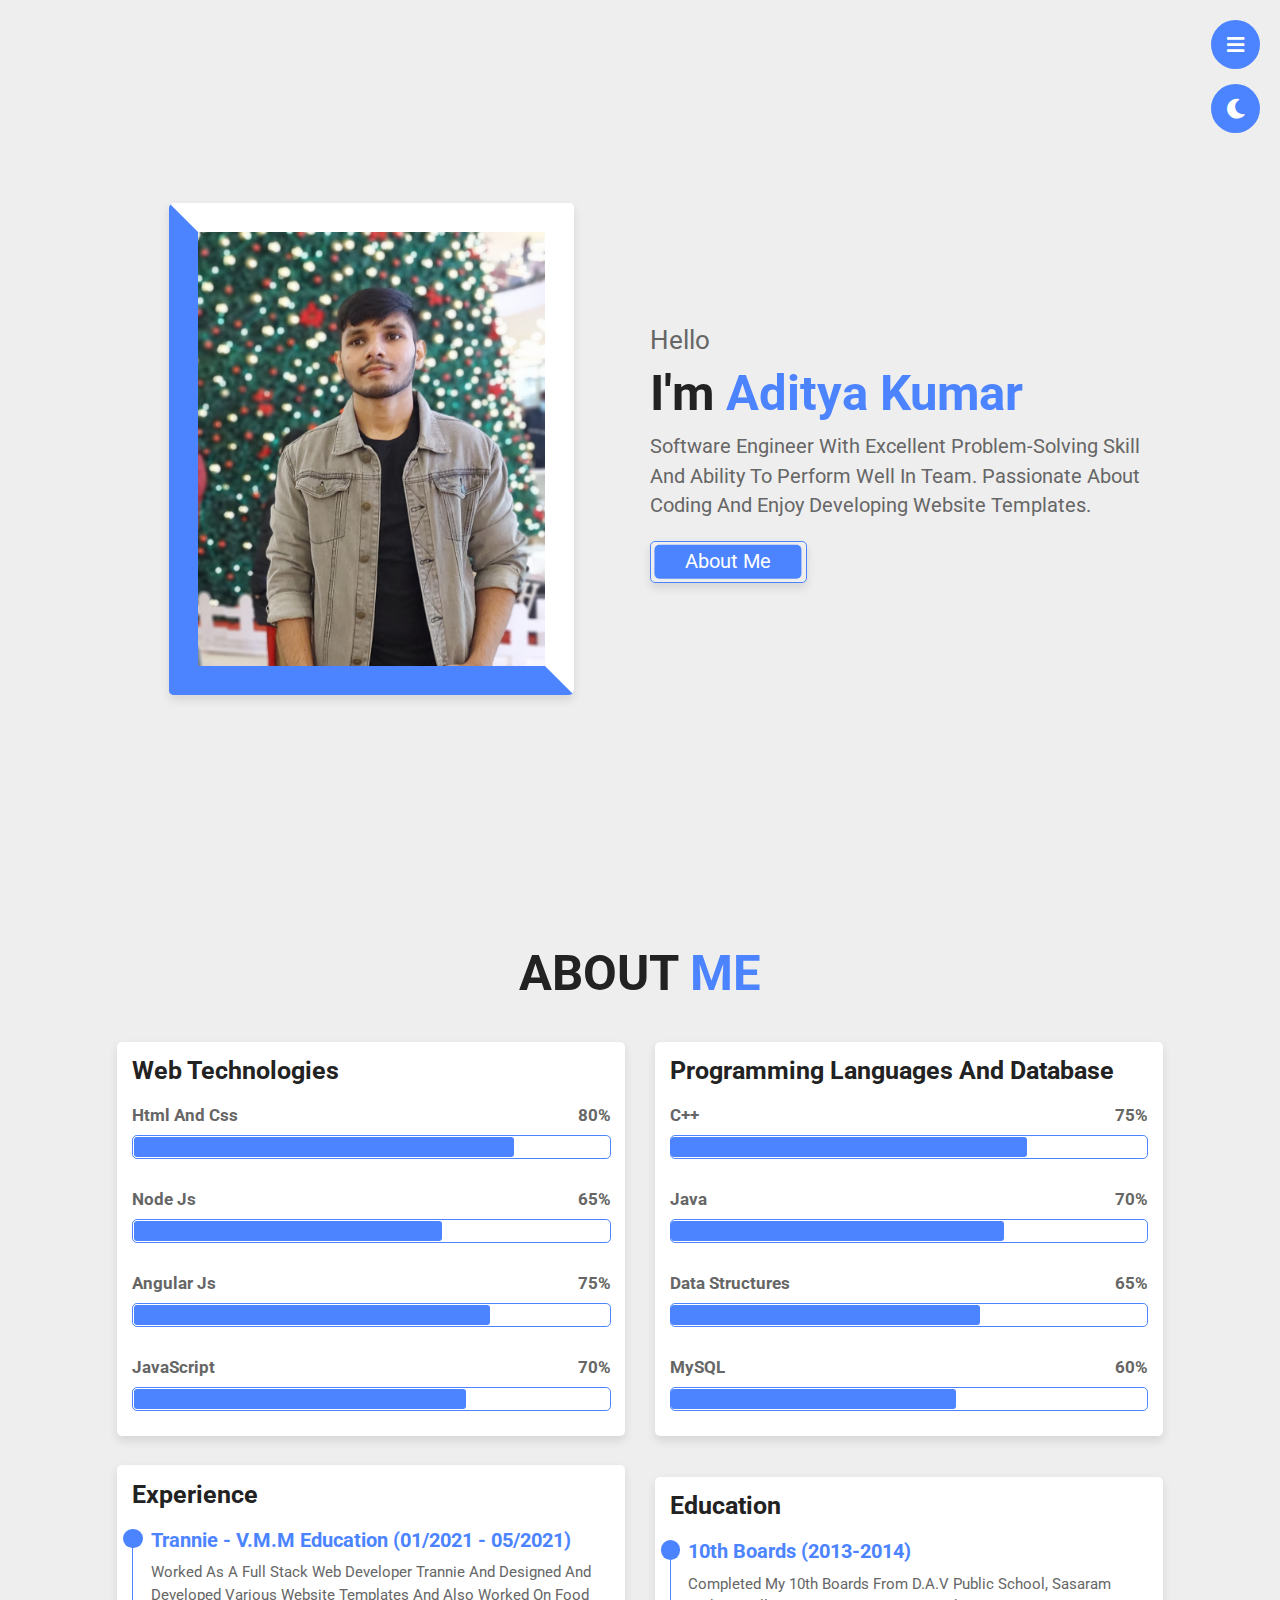
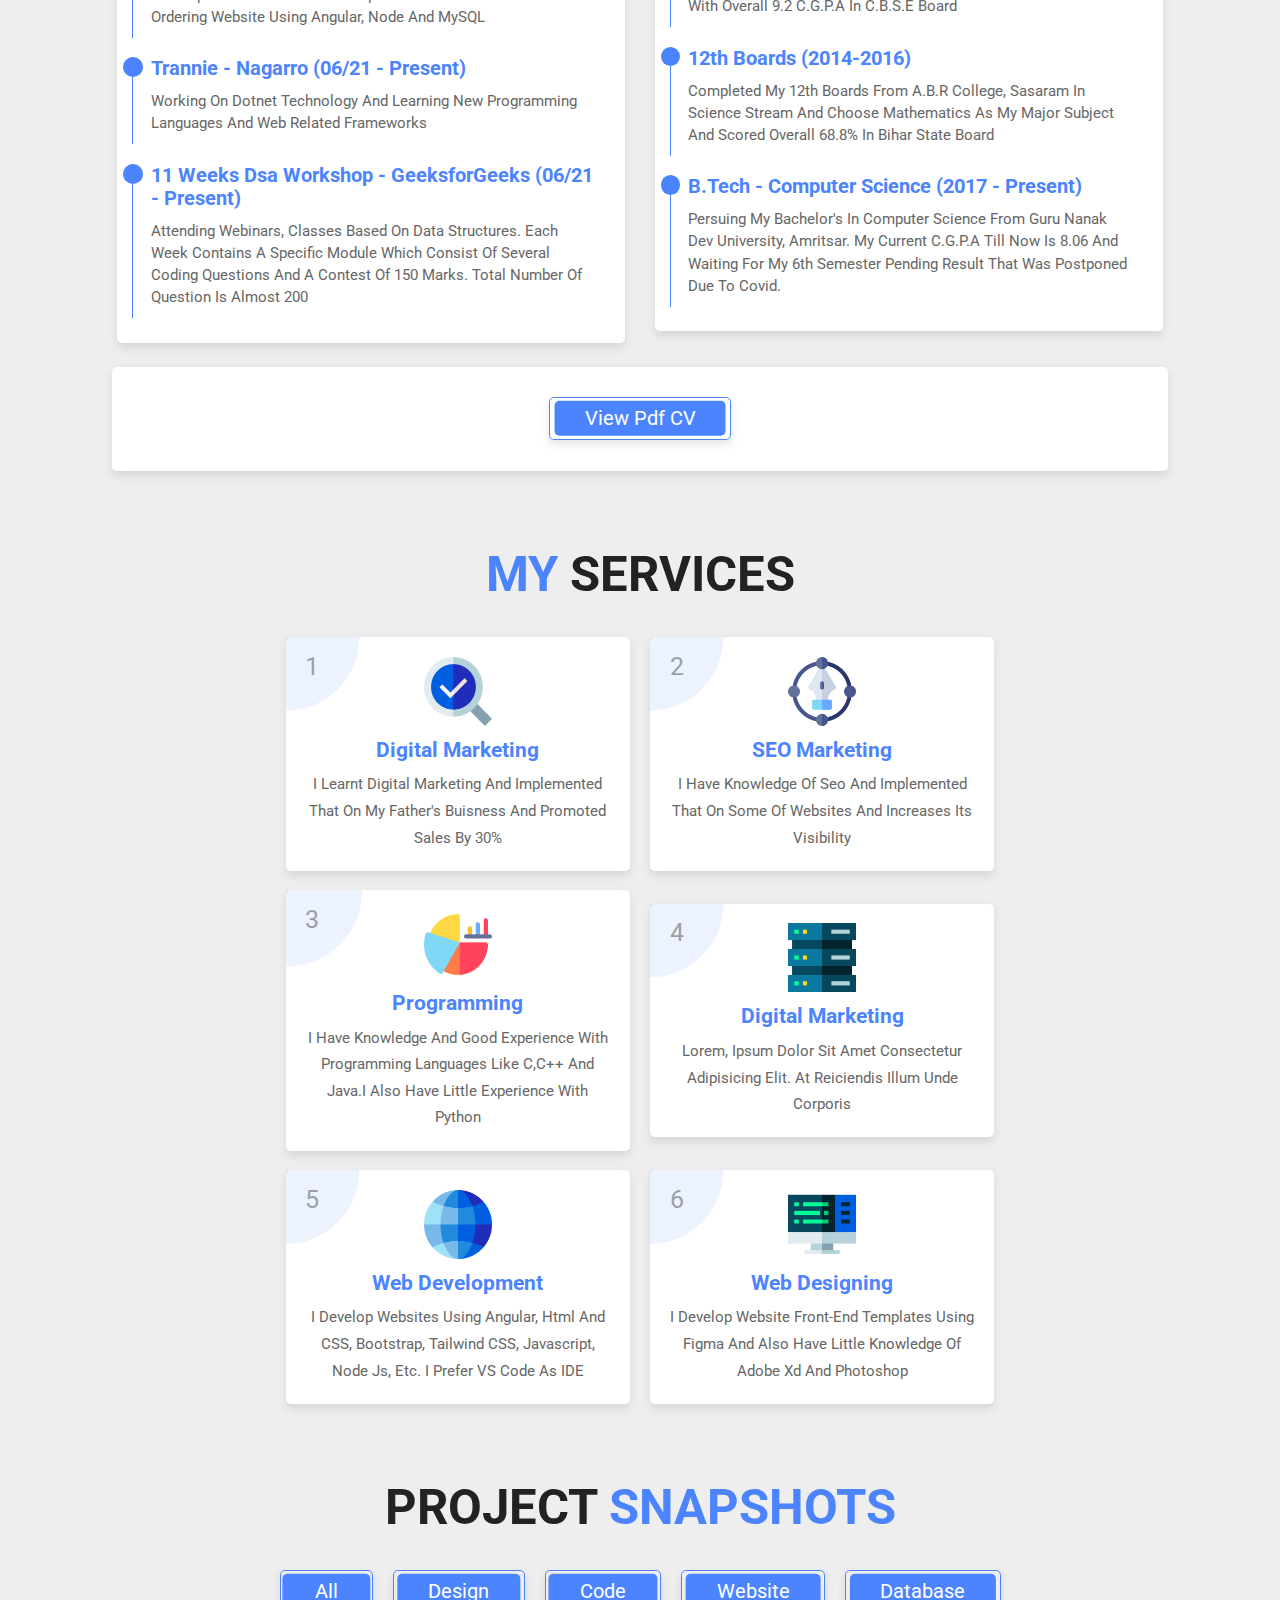
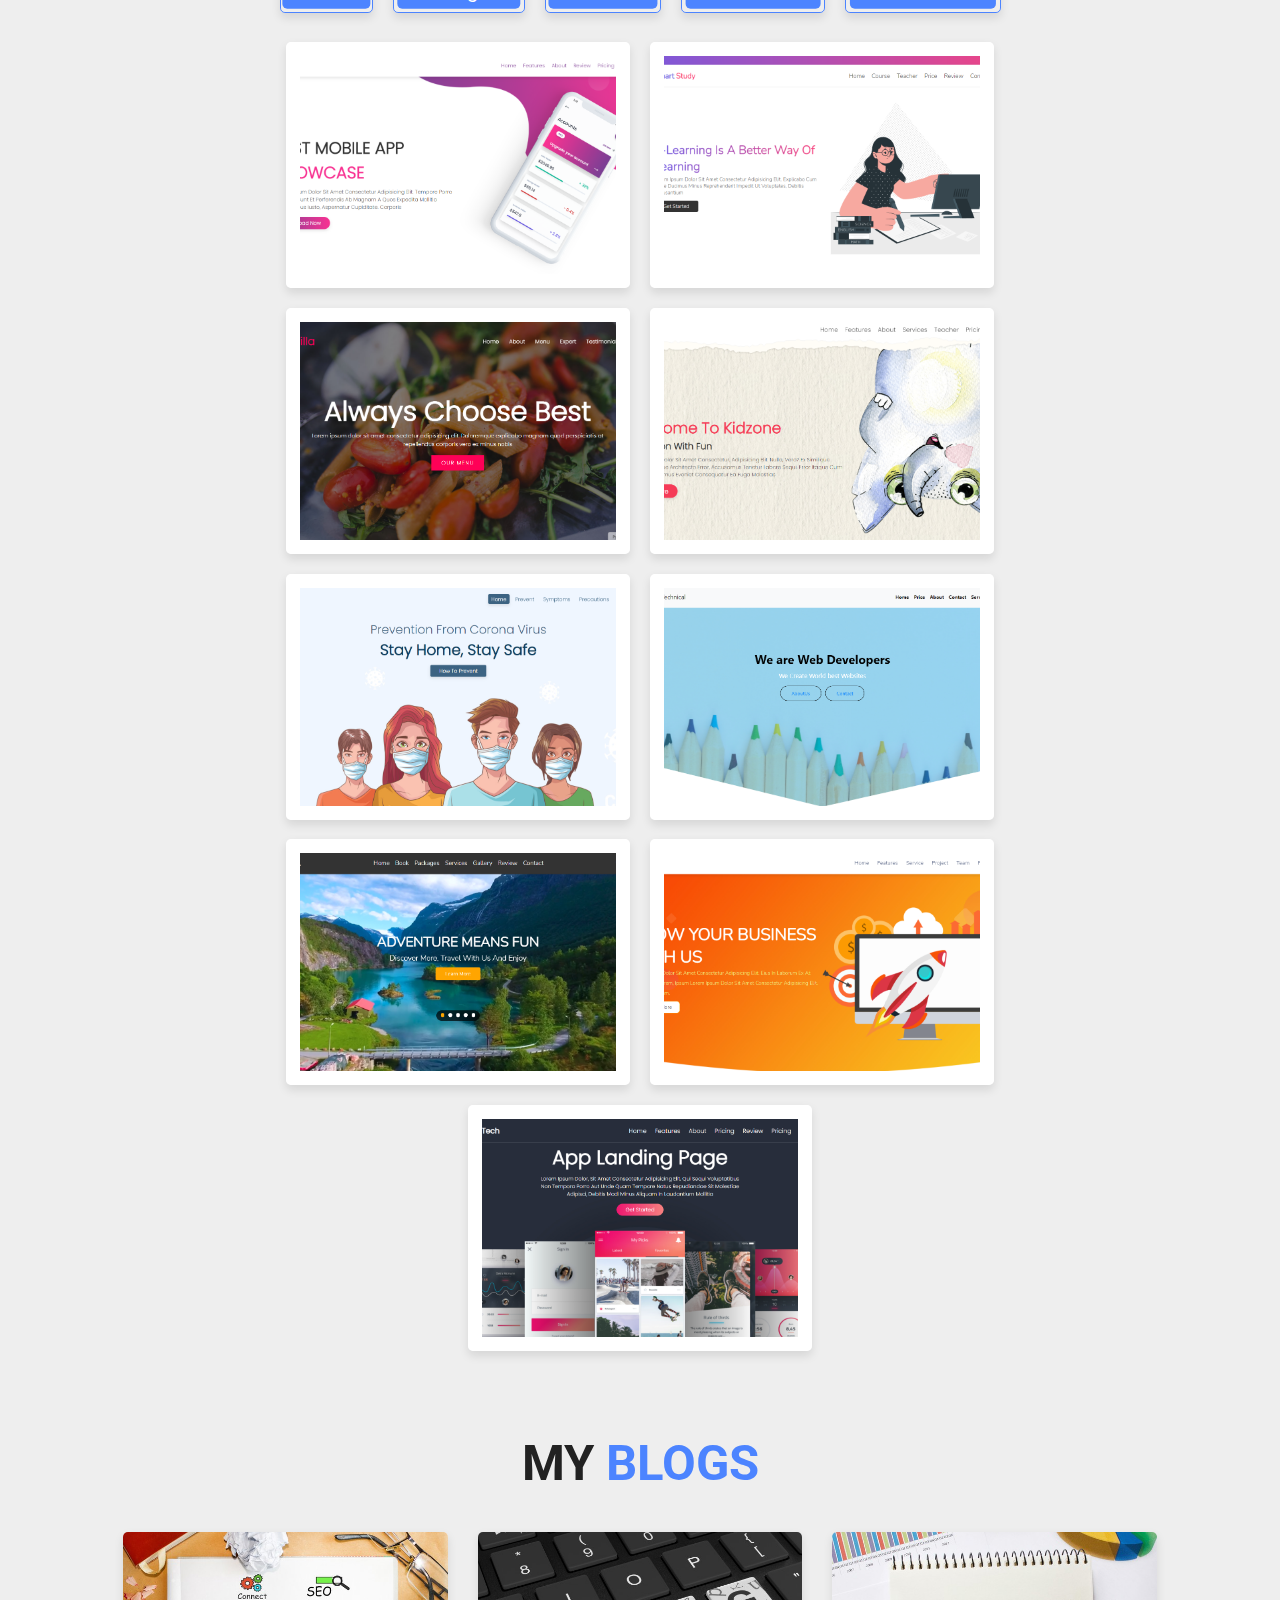
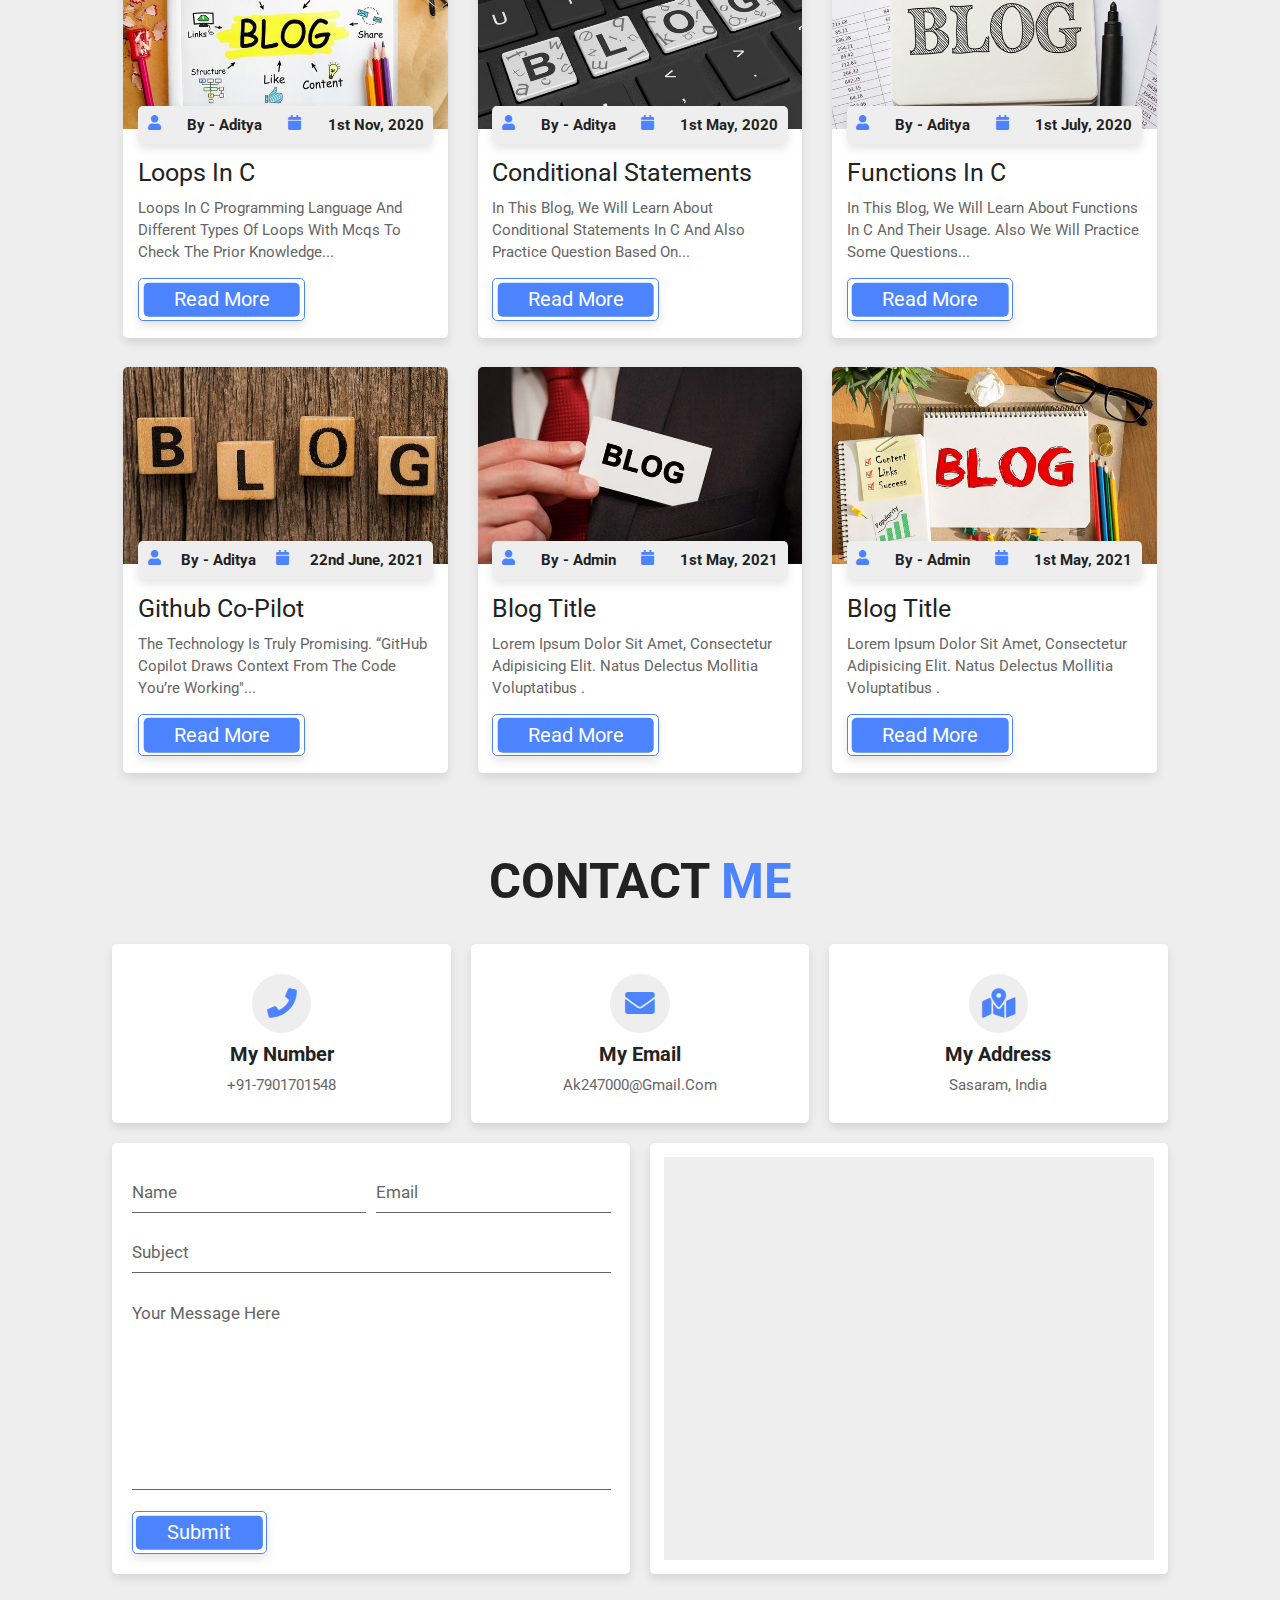
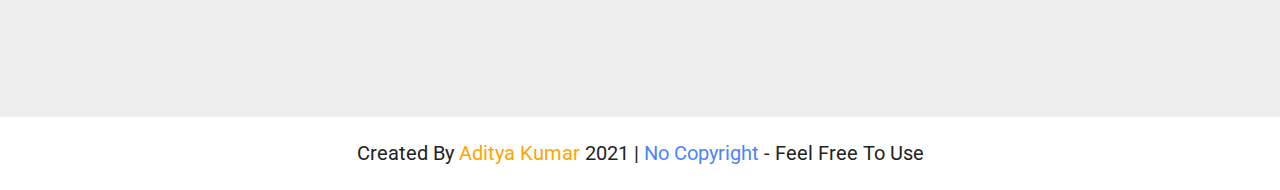
<file: index.html>
<!DOCTYPE html>
<html lang="en">

<head>
    <meta charset="UTF-8">
    <meta http-equiv="X-UA-Compatible" content="IE=edge">
    <meta name="viewport" content="width=device-width, initial-scale=1.0">
    <title>Aditya's Portfolio</title>
    <link rel="stylesheet" href="https://cdnjs.cloudflare.com/ajax/libs/font-awesome/5.15.3/css/all.min.css" />
    <link rel="stylesheet" href="style.css">
</head>

<body>
    
    <div id="preloader"></div>

    <header>

        <div id="menu" class="fas fa-bars"></div>

        <nav class="navbar">
            <a href="#home">home</a>
            <a href="#about">about</a>
            <a href="#services">services</a>
            <a href="#portfolio">portfolio</a>
            <a href="#blog">blog</a>
            <a href="#contact">contact</a>
        </nav>

        <div id="theme-toggler" class="fas fa-moon"></div>

    </header>

    <section class="home" id="home">

        <div class="image">
            <img src="images/mypic.jpg" alt="">
        </div>

        <div class="content">
            <span class="hello">hello</span>
            <h3>I'm <span class="colorchange">Aditya Kumar</span></h3>
            <p>Software Engineer with excellent problem-solving skill and ability to perform well in team. Passionate about coding and enjoy developing website templates.</p>
            <a href="#about" class="btn">About me</a>
        </div>

    </section>

    <section class="about" id="about">

        <h1 class="heading">about <span>me</span></h1>

        <div class="row">

            <div class="box">
                <h3 class="title">web technologies</h3>

                <div class="progress">
                    <h3>html and css <span>80%</span></h3>
                    <div class="bar"><span></span></div>
                </div>

                <div class="progress">
                    <h3>Node js <span>65%</span></h3>
                    <div class="bar"><span></span></div>
                </div>

                <div class="progress">
                    <h3>Angular Js <span>75%</span></h3>
                    <div class="bar"><span></span></div>
                </div>

                <div class="progress">
                    <h3>JavaScript <span>70%</span></h3>
                    <div class="bar"><span></span></div>
                </div>
            </div>


            <div class="box">
                <h3 class="title">Programming Languages and database</h3>

                <div class="progress">
                    <h3>C++ <span>75%</span></h3>
                    <div class="bar"><span></span></div>
                </div>

                <div class="progress">
                    <h3>Java <span>70%</span></h3>
                    <div class="bar"><span></span></div>
                </div>

                <div class="progress">
                    <h3>Data Structures <span>65%</span></h3>
                    <div class="bar"><span></span></div>
                </div>

                <div class="progress">
                    <h3>MySQL <span>60%</span></h3>
                    <div class="bar"><span></span></div>
                </div>
            </div>

            <div class="box">
                <h3 class="title">Experience</h3>
                <div class="exp-box">
                    <h3>Trannie - V.m.m Education (01/2021 - 05/2021)</h3>
                    <p>Worked as a full stack web developer trannie and designed and developed various website templates and also worked on food ordering website using angular, node and MySQL</p>
                </div>

                <div class="exp-box">
                    <h3>Trannie - Nagarro (06/21 - Present)</h3>
                    <p>Working on dotnet technology and learning new programming languages and web related frameworks</p>
                </div>

                <div class="exp-box">
                    <h3>11 weeks dsa workshop - GeeksforGeeks (06/21 - Present)</h3>
                    <p>Attending webinars, classes based on data structures. Each week contains a specific module which consist of several coding questions and a contest of 150 marks. Total number of question is almost 200</p>
                </div>
            </div>

            <div class="box">
                <h3 class="title">Education</h3>
                <div class="exp-box">
                    <h3>10th boards (2013-2014)</h3>
                    <p>completed my 10th boards from D.A.V public school, sasaram with overall 9.2 C.g.p.a in C.b.s.e board</p>
                </div>

                <div class="exp-box">
                    <h3>12th boards (2014-2016)</h3>
                    <p>completed my 12th boards from A.b.r college, sasaram in science stream and choose mathematics as my major subject and scored overall 68.8% in bihar state board</p>
                </div>

                <div class="exp-box">
                    <h3>B.Tech - computer science (2017 - Present)</h3>
                    <p>Persuing my bachelor's in computer science from Guru Nanak dev university, Amritsar. My current c.g.p.a till now is 8.06 and waiting for my 6th semester pending result that was postponed due to covid.</p>
                </div>
            </div>

        </div>

        <div class="download">
            <a href="Aditya's Resume (1).pdf" class="btn">View Pdf CV</a>
        </div>
    </section>


    <section class="services" id="services">

        <h1 class="heading"><span>my</span> services</h1>

        <div class="box-container">

            <div class="box">
                <span class="number">1</span>
                <img src="images/s1.png" alt="">
                <h3>digital marketing</h3>
                <p>i learnt digital marketing and implemented that on my father's buisness and promoted sales by 30%</p>
            </div>

            <div class="box">
                <span class="number">2</span>
                <img src="images/s2.png" alt="">
                <h3>SEO marketing</h3>
                <p>i have knowledge of seo and implemented that on some of websites and increases its visibility </p>
            </div>

            <div class="box">
                <span class="number">3</span>
                <img src="images/s3.png" alt="">
                <h3>programming</h3>
                <p>I have knowledge and good experience with programming languages like c,c++ and java.i also have little experience with python</p>
            </div>

            <div class="box">
                <span class="number">4</span>
                <img src="images/s4.png" alt="">
                <h3>digital marketing</h3>
                <p>Lorem, ipsum dolor sit amet consectetur adipisicing elit. At reiciendis illum unde corporis </p>
            </div>

            <div class="box">
                <span class="number">5</span>
                <img src="images/s5.png" alt="">
                <h3>web development</h3>
                <p>I develop websites using angular, Html and CSS, Bootstrap, tailwind CSS, javascript, Node js, etc. i prefer VS code as IDE</p>
            </div>

            <div class="box">
                <span class="number">6</span>
                <img src="images/s6.png" alt="">
                <h3>web designing</h3>
                <p>I develop website front-end templates using figma and also have little knowledge of adobe xd and photoshop </p>
            </div>

        </div>

    </section>


    <section class="portfolio" id="portfolio">

        <h1 class="heading">project <span>snapshots</span></h1>

        <div class="button-container">
            <div class="btn" data-filter="all">all</div>
            <div class="btn" data-filter="design">design</div>
            <div class="btn" data-filter="code">code</div>
            <div class="btn" data-filter="website">website</div>
            <div class="btn" data-filter="brand">database</div>
        </div>

        <div class="image-container">

            <div class="box design" onclick="changedata1();">
                <img src="images/project_1.PNG" alt="">
                <div class="info">
                    <h3>App promotion</h3>
                </div>
            </div>

            <div class="box database" onclick="changedata2();">
                <img src="images/project_2.PNG" alt="">
                <div class="info">
                    <h3>Smart Study</h3>
                </div>
            </div>

            <div class="box design" onclick="changedata3();">
                <img src="images/project_3.PNG" alt="">
                <div class="info">
                    <h3>Aditya Web Services</h3>
                </div>
            </div>

            <div class="box website" onclick="changedata4();">
                <img src="images/project_4.PNG" alt="">
                <div class="info">
                    <h3>Kindergarten</h3>
                </div>
            </div>

            <div class="box brand" onclick="changedata5();">
                <img src="images/project_5.PNG" alt="">
                <div class="info">
                    <h3>Corona awareness</h3>
                </div>
            </div>

            <div class="box code" onclick="changedata6();">
                <img src="images/project_6.PNG" alt="">
                <div class="info">
                    <h3>Web developers</h3>
                </div>
            </div>

            <div class="box code" onclick="changedata7();">
                <img src="images/project_7.PNG" alt="">
                <div class="info">
                    <h3>tour and travels</h3>
                </div>
            </div>

            <div class="box code" onclick="changedata8();">
                <img src="images/project_8.PNG">
                <div class="info">
                    <h3>My Agency</h3>
                </div>
            </div>

            <div class="box website" onclick="changedata9();">
                <img src="images/project_9.PNG" alt="">
                <div class="info">
                    <h3>Adi Tech</h3>
                </div>
            </div>
        </div>
    </section>

    <section class="blog" id="blog">

        <h1 class="heading">my <span>Blogs</span></h1>

        <div class="box-container">

            <div class="box">
                <img src="images/blog1.jpg" alt="">
                <div class="content">
                    <h3 class="info"><i class="fas fa-user"></i>by - Aditya <i class="fas fa-calendar"></i> 1st Nov, 2020
                    </h3>
                    <a href="https://atozcomputerknowledge.blogspot.com/2020/11/mcqs-on-loops-in-c-programming-language.html" class="title">Loops in C</a>
                    <p>Loops in c programming language and different types of loops with mcqs to check the prior knowledge...</p>
                    <a href="https://atozcomputerknowledge.blogspot.com/2020/11/mcqs-on-loops-in-c-programming-language.html" class="btn">read more</a>
                </div>
            </div>

            <div class="box">
                <img src="images/blog2.jpg" alt="">
                <div class="content">
                    <h3 class="info"><i class="fas fa-user"></i>by - Aditya <i class="fas fa-calendar"></i> 1st may, 2020
                    </h3>
                    <a href="https://atozcomputerknowledge.blogspot.com/2020/11/conditional-statements-in-c.html" class="title">Conditional statements</a>
                    <p>in this blog, we will learn about conditional statements in C and also practice question based on...</p>
                    <a href="https://atozcomputerknowledge.blogspot.com/2020/11/conditional-statements-in-c.html" class="btn">read more</a>
                </div>
            </div>

            <div class="box">
                <img src="images/blog3.jpg" alt="">
                <div class="content">
                    <h3 class="info"><i class="fas fa-user"></i>by - Aditya <i class="fas fa-calendar"></i> 1st july, 2020
                    </h3>
                    <a href="https://atozcomputerknowledge.blogspot.com/2020/11/functions-in-c-language.html" class="title">Functions in C</a>
                    <p>in this blog, we will learn about functions in C and their usage. Also we will practice some questions...</p>
                    <a href="https://atozcomputerknowledge.blogspot.com/2020/11/functions-in-c-language.html" class="btn">read more</a>
                </div>
            </div>

            <div class="box">
                <img src="images/blog4.jpg" alt="">
                <div class="content">
                    <h3 class="info"><i class="fas fa-user"></i>by - Aditya <i class="fas fa-calendar"></i> 22nd June, 2021
                    </h3>
                    <a href="https://atozcomputerknowledge.blogspot.com/2021/07/github-copilot-powerful-controversial.html" class="title">Github Co-pilot</a>
                    <p>The technology is truly promising. “GitHub Copilot draws context from the code you’re working"...</p>
                    <a href="https://atozcomputerknowledge.blogspot.com/2021/07/github-copilot-powerful-controversial.html" class="btn">read more</a>
                </div>
            </div>

            <div class="box">
                <img src="images/blog5.jpg" alt="">
                <div class="content">
                    <h3 class="info"><i class="fas fa-user"></i>by - admin <i class="fas fa-calendar"></i> 1st may, 2021
                    </h3>
                    <a href="#" class="title">blog title</a>
                    <p>Lorem ipsum dolor sit amet, consectetur adipisicing elit. Natus delectus mollitia voluptatibus
                        .</p>
                    <a href="#" class="btn">read more</a>
                </div>
            </div>

            <div class="box">
                <img src="images/blog6.jpg" alt="">
                <div class="content">
                    <h3 class="info"><i class="fas fa-user"></i>by - admin <i class="fas fa-calendar"></i> 1st may, 2021
                    </h3>
                    <a href="#" class="title">blog title</a>
                    <p>Lorem ipsum dolor sit amet, consectetur adipisicing elit. Natus delectus mollitia voluptatibus
                        .</p>
                    <a href="#" class="btn">read more</a>
                </div>
            </div>

        </div>
    </section>

    <section class="contact" id="contact">

        <h1 class="heading">contact <span>me</span></h1>

        <div class="box-container">

            <div class="box">
                <i class="fas fa-phone"></i>
                <h3>my number</h3>
                <p>+91-7901701548</p>
            </div>

            <div class="box">
                <i class="fas fa-envelope"></i>
                <h3>my email</h3>
                <p>ak247000@gmail.com</p>
            </div>

            <div class="box">
                <i class="fas fa-map-marked-alt"></i>
                <h3>my address</h3>
                <p>sasaram, India</p>
            </div>
        </div>

        <div class="row">

            <form action="https://formspree.io/f/myylddyj" method="post">
                <div class="inputBox">
                    <input type="text" placeholder="name" name="name" required>
                    <input type="email" placeholder="email" name="email" requires>
                </div>

                <input type="text" placeholder="subject" name="subject" required>
                <textarea name="message" id="" cols="30" rows="15" placeholder="your message here" required></textarea>
                <button class="btn">submit</button>
            </form>

            <iframe class="map"
                src="https://www.google.com/maps/embed?pb=!1m18!1m12!1m3!1d27507.23281489104!2d83.99144872473242!3d24.95285867664955!2m3!1f0!2f0!3f0!3m2!1i1024!2i768!4f13.1!3m3!1m2!1s0x398db0cc8035805f%3A0x186db1ffca1ea333!2sSasaram%2C%20Bihar%20821115!5e1!3m2!1sen!2sin!4v1626352866012!5m2!1sen!2sin"
                allowfullscreen="" loading="lazy"></iframe>
        </div>
    </section>

    

    <div class="footer">

        created by <span>Aditya Kumar</span> 2021 | <span class="copy">No copyright</span>  - feel free to use
    </div>


















    <script src="https://cdnjs.cloudflare.com/ajax/libs/jquery/3.6.0/jquery.min.js"></script>
    <script src="script.js"></script>
    <script>
        function changedata1(){
            window.location.href = "https://adi8tya.github.io/apppromotion.github.io/";
        }
        
            function changedata2(){
            window.location.href = "https://adi8tya.github.io/educationwebsite.github.io/";
        }
     
        function changedata3(){
            window.location.href = "https://helloaditya.me/webservices.github.io/";
        }
        
         function changedata4(){
            window.location.href = "https://adi8tya.github.io/kindergarten.github.io/";
        }
        
          function changedata5(){
            window.location.href = "https://adi8tya.github.io/covidindia.github.io/";
        }
        
          function changedata6(){
            window.location.href = "https://adi8tya.github.io/Creatortemplate.github.io/";
        }
        
            function changedata7(){
            window.location.href = "https://adi8tya.github.io/tourandtravel.github.io/";
        }
        
             function changedata8(){
            window.location.href = "https://adi8tya.github.io/mydigitalagency.github.io/";
        }
        
             function changedata9(){
            window.location.href = "https://adi8tya.github.io/techpromotion/";
        }
        
    </script>
</body>

</html>
</file>
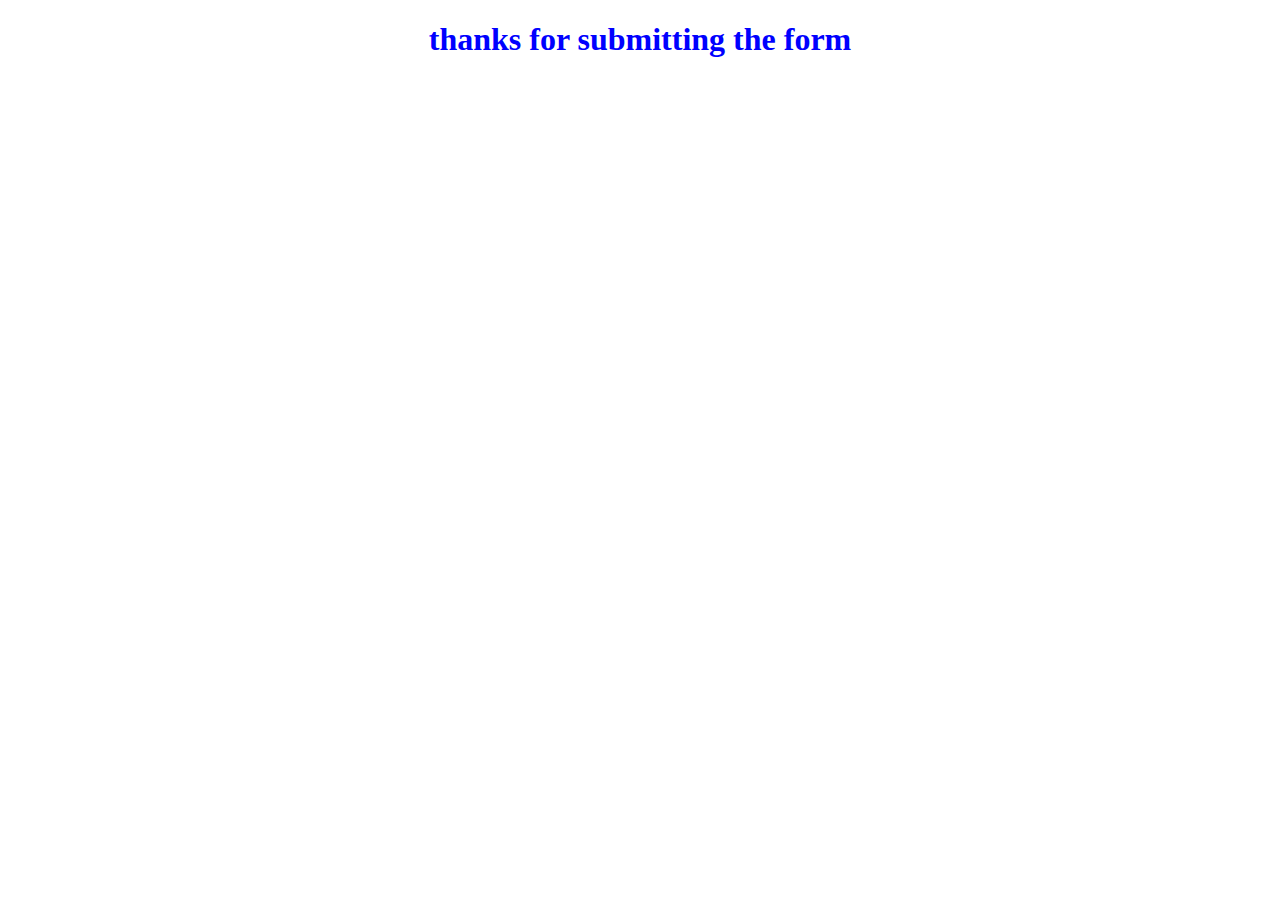
<file: thanks.html>
<!DOCTYPE html>
<html lang="en">
<head>
    <meta charset="UTF-8">
    <meta http-equiv="X-UA-Compatible" content="IE=edge">
    <meta name="viewport" content="width=device-width, initial-scale=1.0">
    <title>Thnaks</title>
</head>
<body>
    <h1 style="text-align: center;color: blue;">thanks for submitting the form</h1>
</body>
</html>
</file>
<file: style.css>
@import url('https://fonts.googleapis.com/css2?family=Roboto:wght@300&display=swap');

:root{
    --main-color: #4c84ff;
    --primary-bg-color: #fff;
    --secondary-bg-color: #eee;
    --primary-text-color: #222;
    --secondary-text-color: #666;

}

*{
    font-family: 'Roboto', sans-serif;
    margin: 0;
    padding: 0;
    box-sizing: border-box;
    text-transform: capitalize;
    outline: none;
    border: none;
    text-decoration: none;
    transition: .3s cubic-bezier(.38, 1.15, .7, 1.12);
}

::selection{
    background-color: var(--main-color);
    color: #fff;
}

html{
    font-size: 61.5%;
    overflow-x: hidden;
    scroll-behavior: smooth;
}

html::-webkit-scrollbar{
    width: 1.3rem;
}

html::-webkit-scrollbar-track{
    background-color: var(--secondary-bg-color);
}

html::-webkit-scrollbar-thumb{
    background-color: var(--main-color);
}

body{
    background: var(--secondary-bg-color);
}

#preloader{
    background: #000 url('images/loader.gif') no-repeat center;
    background-size: 15%;
    height: 100vh;
    width: 100%;
    position: fixed;
    z-index: 100;
}


#menu{
    font-size: 2rem;
    background: var(--main-color);
    color: #fff;
    border-radius: 5rem;
    height: 5rem;
    width: 5rem;
    text-align: center;
    line-height: 5rem;
    position: fixed;
    top: 2rem;
    right: 2rem;
    z-index: 1000;
    cursor: pointer;
}

.navbar{
    position: fixed;
    top: 2.4rem;
    right: 2.5rem;
    padding: 1.1rem 2rem;
    padding-right: 4rem;
    z-index: 999;
    border: .2rem solid var(--main-color);
    border-radius: 1rem;
    background: var(--primary-bg-color);
    opacity: 0;
    transform-origin: top right;
    transform: scale(0);
}

#menu.fa-times{
    transform: rotate(-180deg);
}

.navbar.nav-toggle{
    opacity: 1;
    transform: scale(1);
}

.navbar a{
    display: block;
    font-size: 2rem;
    padding: 1rem;
    padding-right: 7rem;
    color: var(--primary-text-color);
}

.navbar a:hover{
    color: var(--main-color);
    transform: translateX(1rem);
}


section{
    padding: 1rem;
    padding: 2rem 8%;
    min-height: 100vh;
}

.home{
    display: flex;
    align-items: center;
    justify-content: center;
    flex-wrap: wrap;
    /* background: url(images/home-bg.jpg);
    background-position: center;
    background-repeat: no-repeat;
    object-fit: cover; */
}

.home .image{
    flex: 1 1 40rem;
    padding: 1rem;
    text-align: center;
}

.home .image img{
   height: 50rem;
   box-shadow: 0 .5rem 1rem rgba(0,0,0,.1);
   border-top: 3rem solid var(--primary-bg-color);
   border-right: 3rem solid var(--primary-bg-color);
   border-bottom: 3rem solid var(--main-color);
   border-left: 3rem solid var(--main-color);
    border-radius: .5rem;
}

.home .content{
    flex: 1 1 40rem;
    padding: 1rem;
}

.home .content .hello{
    display: inline-block;
    padding: 1rem 0;
    font-size: 2.6rem;
    color: var(--secondary-text-color);
}

.home .content h3{
    color: var(--primary-text-color);
    font-size: 5rem;
}

.home .content h3 span{
    color: var(--main-color);
}

.home .content p{
    padding: 1rem 0;
    color: var(--secondary-text-color);
    font-size: 2rem;
    line-height: 1.5;
}

.btn{
    display: inline-block;
    padding: .9rem 3.5rem;
    font-size: 2rem;
    background: none;
    color: #fff;
    border-radius: .5rem;
    box-shadow: 0 .5rem 1rem rgba(0,0,0,.1);
    margin-top: 1rem;
    z-index: 0;
    position: relative;
    overflow: hidden;
    border: .2rem solid var(--main-color);
}

.btn::before{
    content: '';
    position: absolute;
    top: 50%;
    left: 50%;
    transform: translate(-50%, -50%);
    border-radius: .5rem;
    background: var(--main-color);
    height: 85%;
    width: 95%;
    z-index: -1;
    transition: .2s linear;
}

.btn:hover::before{
    top: 100%;
    transform: translate(-50%, 100%);
}

.btn:hover{
    color: var(--primary-text-color);
}

.heading{
    font-size: 5rem;
    color: var(--primary-text-color);
    text-align: center;
    padding: 2.5rem 1rem;
    text-transform: uppercase;
}

.heading span{
    color: var(--main-color);
    text-transform: uppercase;
}

.colorchange{
    animation: colorAdi 1s infinite;
}

@keyframes colorAdi{
    0% {color: blue;}
    25% {color: black;}
    50% {color: green;}
    75% {color: khaki;}
    100% {color: red;}
}

.about .row{
    display: flex;
    justify-content: center;
    align-items: center;
    flex-wrap: wrap;
}

.about .row .box{
    flex: 1 1 40rem;
    background-color: var(--primary-bg-color);
    border-radius: .5rem;
    box-shadow: 0 .5rem 1rem rgba(0,0,0,.1);
    padding: .5rem 1.5rem;
    margin: 1.5rem;
}

.about .row .box .title{
    color: var(--primary-text-color);
    font-size: 2.5rem;
    padding: 1rem 0;
}

.about .row .box .progress{
    padding: 1rem 0;
}

.about .row .box .progress h3{
    font-size: 1.7rem;
    color: var(--secondary-text-color);
    display: flex;
    justify-content: space-between;
}

.about .row .box .progress .bar{
    height: 2.5rem;
    border-radius: .5rem;
    border: .2rem solid var(--main-color);
    padding: .1rem;
    margin: 1rem 0;
}

.about .row .box .progress .bar span{
    height: 100%;
    border-radius: .3rem;
    background-color: var(--main-color);
    display: block;
    animation: progress1 4.3s linear;
}

@keyframes progress1{
    0%{
        width: 0%;
        background-color: rgb(202, 149, 252);
    }
    20%{
        background-color: rgb(218, 190, 243);
    }
    40%{
        background-color: rgb(139, 128, 237);
    }
    80%{
        width: 100%;
        background: rgb(140, 166, 238);
    }
    100%{
        background-color: rgb(240, 69, 234);
    }
}


.about .row .box:nth-child(1) .progress:nth-child(2) .bar span{
    width: 80%;
}

.about .row .box:nth-child(1) .progress:nth-child(3) .bar span{
    width: 65%;
}

.about .row .box:nth-child(1) .progress:nth-child(4) .bar span{
    width: 75%;
}

.about .row .box:nth-child(1) .progress:nth-child(5) .bar span{
    width: 70%;
}


.about .row .box:nth-child(2) .progress:nth-child(2) .bar span{
    width: 75%;
}

.about .row .box:nth-child(2) .progress:nth-child(3) .bar span{
    width: 70%;
}

.about .row .box:nth-child(2) .progress:nth-child(4) .bar span{
    width: 65%;
}

.about .row .box:nth-child(2) .progress:nth-child(5) .bar span{
    width: 60%;
}

.about .row .box .exp-box{
    padding: 0 1.8rem;
    margin-top: 1rem;
    margin-bottom: 2rem;
    border-left: .2rem solid var(--main-color);
    position: relative;
}

.about .row .box .exp-box h3{
    color: var(--main-color);
    font-size: 2rem;
}

.about .row .box .exp-box p{
    color: var(--secondary-text-color);
    font-size: 1.5rem;
    padding: 1rem 0;
    line-height: 1.5;
}

.about .row .box .exp-box::before{
    content: '';
    position: absolute;
    top: 0;
    left: -1rem;
    border-radius: 50%;
    height: 2rem;
    width: 2rem;
    background: var(--main-color);
}

.about .download{
    background: var(--primary-bg-color);
    border-radius: .5rem;
    text-align: center;
    box-shadow: 0 .5rem 1rem rgba(0,0,0,.1);
    padding: 2rem;
    padding-bottom: 3rem;
    margin: 1rem;
}

/* services section       ************************* */

.services .box-container{
    display: flex;
    justify-content: center;
    align-items: center;
    flex-wrap: wrap;
}

.services .box-container .box{
    background: var(--primary-bg-color);
    border-radius: .5rem;
    box-shadow: 0 .5rem 1rem rgba(0,0,0,.1);
    margin: 1rem;
    padding: 1rem;
    width: 35rem;
    text-align: center;
    position: relative;
    z-index: 0;
}

.services .box-container .box .number{
    position: absolute;
    top: 1.5rem;
    left: 2rem;
    font-size: 2.5rem;
    color: var(--primary-text-color);
    opacity: .4;
}

.services .box-container .box img{
    height: 7rem;
    width: 7rem;
    margin: 1rem;
}

.services .box-container .box h3{
    font-size: 2.1rem;
    color: var(--main-color);
}

.services .box-container .box p{
    font-size: 1.5rem;
    color: var(--secondary-text-color);
    padding: 1rem;
    line-height: 1.8;
}

.services .box-container .box::before{
    content: '';
    position: absolute;
    top: 0;
    left: 0;
    height: 100%;
    width: 100%;
    background: var(--main-color);
    z-index: -1;
    clip-path: circle(25% at 0 0);
    opacity: .1;
    transition: .3s;
}

.services .box-container .box:hover:before{
    clip-path: circle(100%);
}


.portfolio .button-container{
    display: flex;
    justify-content: center;
    align-items: center;
    flex-wrap: wrap;
}

.portfolio .button-container .btn{
    margin: 1rem;
    cursor: pointer;
}

.portfolio .image-container{
    display: flex;
    justify-content: center;
    align-items: center;
    flex-wrap: wrap;
    padding: 1rem 0;
}

.portfolio .image-container .box{
    width: 35rem;
    margin: 1rem;
    border-radius: .5rem;
    box-shadow: 0 .5rem 1rem rgba(0,0,0,.1);
    overflow: hidden;
    height: 25rem;
    position: relative;
    border: 1.5rem solid var(--primary-bg-color);
    cursor: pointer;
}

.portfolio .image-container .box img{
    width: 100%;
    height: 100%;
    object-fit: cover;
}

.portfolio .image-container .box .info{
    position: absolute;
    top: 0;
    left: 0;
    height: 100%;
    width: 100%;
    background: var(--primary-bg-color);
    display: flex;
    align-items: center;
    justify-content: center;
    flex-wrap: wrap;
    opacity: .9;
    transform: scale(0);
}

.portfolio .image-container .box .info h3{
    font-size: 2.5rem;
    color: var(--primary-text-color);
}

.portfolio .image-container .box:hover .info{
    transform: scale(1);
}

.blog .box-container{
    display: flex;
    justify-content: center;
    align-items: center;
    flex-wrap: wrap;
}

.blog .box-container .box{
    width: 33rem;
    border-radius: .5rem;
    box-shadow: 0 .5rem 1rem rgba(0,0,0,.1);
    margin: 1.5rem;
    background: var(--primary-bg-color);
    overflow: hidden;
}

.blog .box-container .box img{
    width: 100%;
    height: 20rem;
    object-fit: cover;
}

.blog .box-container .box .content{
    padding: 1.5rem;
}

.blog .box-container .box .content .info{
    border-radius: .5rem;
    box-shadow: 0 .5rem 1rem rgba(0,0,0,.1);
    text-align: center;
    position: relative;
    font-size: 1.5rem;
    color: var(--primary-text-color);
    background: var(--secondary-bg-color);
    padding: 1rem;
    margin-top: -4rem;
    margin-bottom: 1rem;
    display: flex;
    justify-content: space-between;
}

.blog .box-container .box .content .info i{
    color: var(--main-color);
    /* padding: 0 .1rem; */
}

.blog .box-container .box .content .title{
    color: var(--primary-text-color);
    display: block;
    font-size: 2.5rem;
    padding: .5rem 0;
}

.blog .box-container .box .content .title:hover{
    text-decoration: underline;
    color: var(--main-color);
}

.blog .box-container .box .content p{
    color: var(--secondary-text-color);
    padding: .5rem 0;
    font-size: 1.5rem;
    line-height: 1.5;
}

.contact .row{
    display: flex;
    justify-content: center;
    flex-wrap: wrap;
}

.contact .row form{
    flex: 1 1 40rem;
    background: var(--primary-bg-color);
    padding: 2rem;
    margin: 1rem;
    box-shadow: 0 .5rem 1rem rgba(0,0,0,.1);
    border-radius: .5rem;
}

.contact .row .map{
    flex: 1 1 40rem;
    margin: 1rem;
    box-shadow: 0 .5rem 1rem rgba(0,0,0,.1);
    border-radius: .5rem;
    border: 1.5rem solid var(--primary-bg-color);
    width: 100%;
}

.contact .row form .inputBox{
    display: flex;
    justify-content: space-between;
    flex-wrap: wrap;
}

.contact .row form input, .contact .row form textarea{
    padding: 1rem 0;
    margin: 1rem 0;
    font-size: 1.7rem;
    border-bottom: .1rem solid var(--secondary-text-color);
    text-transform: none;
    background: none;
    color: var(--main-color);
    width: 100%;
}

.contact .row form input::placeholder, .contact .row form textarea::placeholder{
    text-transform: capitalize;
    color: var(--secondary-text-color);
}

.contact .row form input:focus, .contact .row form textarea:focus{
    border-color: var(--main-color);
}

.contact .row form .inputBox input{
    width: 49%;
}

.contact .row form textarea{
    height: 20rem;
    resize: none;
}

.contact .row form .btn{
    cursor: pointer;
}


.contact .box-container{
    display: flex;
    justify-content: space-between;
    flex-wrap: wrap;
    align-items: center;
}

.contact .box-container .box{
    flex: 1 1 30rem;
    margin: 1rem;
    padding: 3rem 1rem;
    background: var(--primary-bg-color);
    box-shadow: 0 .5rem 1rem rgba(0,0,0,.1);
    border-radius: .5rem;
    text-align: center;
}

.contact .box-container .box i{
    height: 6rem;
    width: 6rem;
    line-height: 6rem;
    border-radius: 50%;
    font-size: 3rem;
    background: var(--secondary-bg-color);
    color: var(--main-color);
}


.contact .box-container .box h3{
    color: var(--primary-text-color);
    padding: 1rem 0;
    font-size: 2rem;
}

.contact .box-container .box p{
    font-size: 1.5rem;
    color: var(--secondary-text-color);
}

.footer{
    padding: 2.5rem 1rem;
    text-align: center;
    font-size: 2rem;
    color: var(--primary-text-color);
    background: var(--primary-bg-color);
    margin-top: 1rem;
}

.footer span{
    color: orange;
}

.footer .copy{
    color: var(--main-color);
}


#theme-toggler{
    position: fixed;
    top: 8.5rem;
    right: 2rem;
    z-index: 998;
    height: 5rem;
    width: 5rem;
    line-height: 5rem;
    text-align: center;
    font-size: 2rem;
    background: var(--main-color);
    color: #fff;
    cursor: pointer;
    border-radius: 5rem;
}

#theme-toggler.fa-sun{
    transform: rotate(-180deg);
}

body.dark-theme{
    --primary-bg-color: #252c48;
    --secondary-bg-color: #171c32;
    --primary-text-color: #fff;
    --secondary-text-color: #eee;
    transition: 1s;
}













@media(max-width: 991px)
{
    html{
        font-size: 55%;
    }

    section{
        padding: 1rem;
        padding: 1rem 3%;
    }
}


@media(max-width: 768px)
{
    .home .image img{
        height: auto;
        width: 100%;
    }
}


@media(max-width: 500px)
{
    html{
        font-size: 50%;
    }

    .services .box-container .box{
        width: 100%;
    }

    .portfolio .image-container .box{
        width: 100%;
    }

    .blog .box-container .box {
        width: 100%;
    }

    .contact .row form .inputBox input{
        width: 100%;
    }
}
</file>
